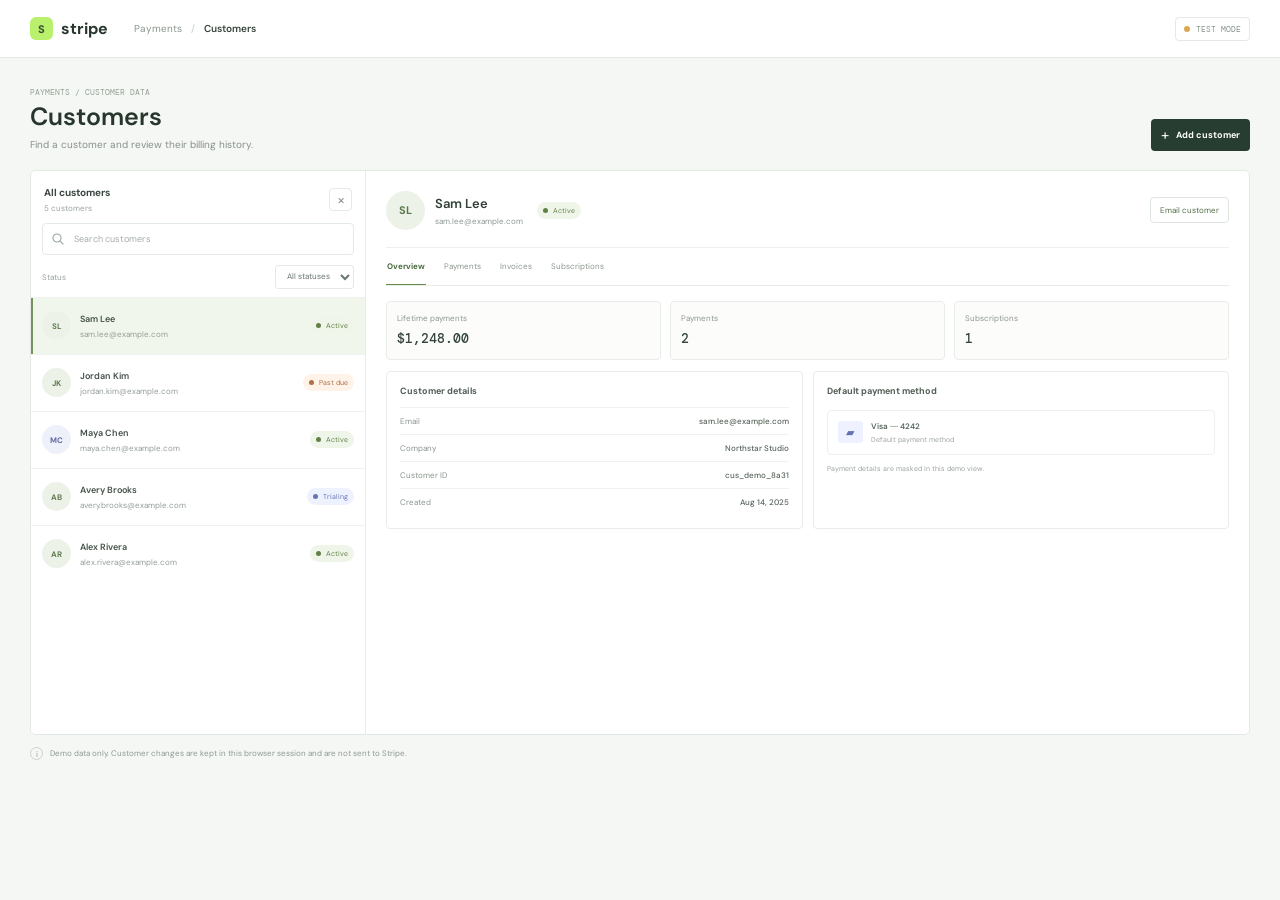
<file: index.html>
<!doctype html>
<html lang="en">
<head>
  <meta charset="utf-8">
  <meta name="viewport" content="width=device-width, initial-scale=1">
  <meta name="theme-color" content="#f6f7f5">
  <title>Customers | Stripe Simulator</title>
  <link rel="preconnect" href="https://fonts.googleapis.com">
  <link rel="preconnect" href="https://fonts.gstatic.com" crossorigin>
  <link href="https://fonts.googleapis.com/css2?family=DM+Mono:wght@400;500&family=DM+Sans:wght@400;500;600;700;800&display=swap" rel="stylesheet">
  <link rel="stylesheet" href="./styles.css">
  <link rel="stylesheet" href="./src/apps/customers.css">
  <script type="module" src="./src/apps/customers.js"></script>
</head>
<body>
  <div id="app"></div>
  <noscript>This dashboard requires JavaScript to render its components.</noscript>
</body>
</html>
</file>
<file: styles.css>
:root {
      color-scheme: light;
      --ink: #17221d;
      --muted: #718078;
      --line: #e6eae6;
      --paper: #ffffff;
      --canvas: #f6f7f5;
      --green: #b8f36b;
      --green-deep: #376d27;
      --blue: #4968ea;
      --blue-soft: #edf0ff;
      --orange: #e48b52;
      --mono: "DM Mono", ui-monospace, monospace;
      --sans: "DM Sans", "Segoe UI", sans-serif;
    }
    * { box-sizing: border-box; }
    body { margin: 0; color: var(--ink); background: var(--canvas); font-family: var(--sans); font-size: 14px; -webkit-font-smoothing: antialiased; }
    button, select { font: inherit; color: inherit; }
    button { cursor: pointer; }
    .shell { min-height: 100vh; display: grid; grid-template-columns: 232px minmax(0, 1fr); }
    .sidebar { position: sticky; top: 0; height: 100vh; display: flex; flex-direction: column; padding: 23px 14px 15px; background: #fbfcfa; border-right: 1px solid var(--line); }
    .brand { display: flex; align-items: center; gap: 9px; height: 31px; padding: 0 11px; color: #14231a; font-size: 20px; font-weight: 800; letter-spacing: -.7px; }
    .brand-mark { width: 23px; height: 23px; display: grid; place-items: center; background: var(--green); border-radius: 7px; }
    .brand-mark svg { width: 14px; height: 14px; }
    .workspace-switch { display: flex; align-items: center; gap: 9px; margin: 27px 2px 23px; padding: 9px; border: 1px solid var(--line); border-radius: 7px; background: white; text-align: left; }
    .workspace-avatar { display: grid; place-items: center; flex: 0 0 28px; width: 28px; height: 28px; border-radius: 6px; color: #fff; background: #213d31; font-size: 11px; font-weight: 700; }
    .workspace-copy { min-width: 0; flex: 1; }
    .workspace-copy strong, .workspace-copy span { display: block; overflow: hidden; white-space: nowrap; text-overflow: ellipsis; }
    .workspace-copy strong { font-size: 12px; font-weight: 600; }
    .workspace-copy span { margin-top: 2px; color: var(--muted); font-size: 11px; }
    .workspace-switch svg { width: 14px; height: 14px; color: #87928b; }
    .nav-label { padding: 0 11px; margin: 0 0 7px; color: #98a29b; font-size: 10px; font-weight: 700; letter-spacing: .08em; text-transform: uppercase; }
    .nav { display: grid; gap: 3px; }
    .nav-link { width: 100%; min-height: 36px; display: flex; align-items: center; gap: 11px; padding: 0 11px; border: 0; border-radius: 6px; background: transparent; color: #58665e; text-align: left; font-size: 12px; font-weight: 500; }
    .nav-link:hover { background: #f0f3ef; color: var(--ink); }
    .nav-link.active { background: #eaf5e1; color: #274e23; font-weight: 700; }
    .nav-link svg { width: 16px; height: 16px; flex: 0 0 16px; stroke-width: 1.7; }
    .nav-link .nav-count { margin-left: auto; font-family: var(--mono); color: #9aa39d; font-size: 10px; }
    .nav-separator { height: 1px; margin: 19px 9px 16px; background: var(--line); }
    .sidebar-bottom { margin-top: auto; }
    .help-row { display: flex; align-items: center; gap: 10px; padding: 11px; color: #66736b; font-size: 12px; }
    .help-row svg { width: 16px; height: 16px; }
    .profile { display: flex; align-items: center; gap: 9px; padding: 11px 9px 3px; border-top: 1px solid var(--line); }
    .profile-avatar { display: grid; place-items: center; width: 29px; height: 29px; border-radius: 50%; background: #f1d8c6; color: #69452f; font-size: 11px; font-weight: 700; }
    .profile-copy { flex: 1; }
    .profile-copy strong, .profile-copy span { display: block; font-size: 11px; }
    .profile-copy span { margin-top: 2px; color: var(--muted); font-size: 10px; }
    .main { min-width: 0; }
    .topbar { height: 64px; display: flex; align-items: center; justify-content: space-between; gap: 18px; padding: 0 42px; background: rgba(255,255,255,.72); border-bottom: 1px solid var(--line); }
    .breadcrumbs { display: flex; align-items: center; gap: 9px; color: #839087; font-size: 12px; }
    .breadcrumbs strong { color: #25332b; font-weight: 600; }
    .crumb-slash { color: #c1c8c2; }
    .top-actions { display: flex; align-items: center; gap: 12px; }
    .mode-switch { display: flex; align-items: center; gap: 7px; padding: 4px; border: 1px solid var(--line); background: white; border-radius: 7px; }
    .mode-option { border: 0; border-radius: 4px; padding: 5px 9px; color: #849087; background: transparent; font-size: 11px; }
    .mode-option.active { color: #274e23; background: #eaf5e1; font-weight: 700; }
    .icon-button { display: grid; place-items: center; width: 31px; height: 31px; position: relative; border: 1px solid var(--line); border-radius: 6px; background: white; color: #66736b; }
    .icon-button svg { width: 15px; height: 15px; }
    .notification-dot { position: absolute; width: 5px; height: 5px; top: 6px; right: 6px; border: 1px solid white; border-radius: 50%; background: var(--orange); }
    .page { width: min(1120px, 100%); margin: 0 auto; padding: 39px 42px 58px; }
    .page-heading { display: flex; align-items: flex-end; justify-content: space-between; gap: 20px; margin-bottom: 27px; }
    .eyebrow { display: flex; align-items: center; gap: 7px; margin-bottom: 9px; color: #819087; font-size: 11px; font-weight: 600; }
    .eyebrow-mark { width: 7px; height: 7px; border-radius: 2px; background: var(--green-deep); }
    h1 { margin: 0; font-size: 27px; line-height: 1.18; font-weight: 600; letter-spacing: -.7px; }
    .page-heading p { margin: 7px 0 0; color: var(--muted); font-size: 12px; }
    .heading-actions { display: flex; gap: 8px; }
    .button { display: inline-flex; align-items: center; justify-content: center; gap: 8px; min-height: 34px; padding: 0 12px; border: 1px solid #dce2dc; border-radius: 6px; background: white; color: #35443a; font-size: 11px; font-weight: 600; transition: background .16s, transform .16s; }
    .button:hover { background: #f8faf7; transform: translateY(-1px); }
    .button.primary { border-color: #20372a; background: #20372a; color: white; }
    .button.primary:hover { background: #2d4937; }
    .button svg { width: 14px; height: 14px; }
    .period-select { appearance: none; min-width: 127px; padding: 0 29px 0 11px; background: white url("data:image/svg+xml,%3Csvg xmlns='http://www.w3.org/2000/svg' width='12' height='12' fill='none' viewBox='0 0 12 12'%3E%3Cpath d='m3 4.5 3 3 3-3' stroke='%23718078' stroke-width='1.4' stroke-linecap='round' stroke-linejoin='round'/%3E%3C/svg%3E") no-repeat right 10px center; }
    .period-wrap { position: relative; }
    .period-wrap::before { content: ""; position: absolute; left: 10px; top: 50%; width: 13px; height: 13px; transform: translateY(-50%); background: url("data:image/svg+xml,%3Csvg xmlns='http://www.w3.org/2000/svg' width='14' height='14' fill='none' viewBox='0 0 14 14'%3E%3Crect x='1.5' y='3' width='11' height='9.5' rx='1.5' stroke='%23718078'/%3E%3Cpath d='M4.5 1.5v3M9.5 1.5v3M2 5.5h10' stroke='%23718078' stroke-linecap='round'/%3E%3C/svg%3E") center / contain no-repeat; pointer-events: none; }
    .period-wrap select { padding-left: 30px; }
    .metrics { display: grid; grid-template-columns: repeat(4, minmax(0, 1fr)); gap: 12px; margin-bottom: 14px; }
    .metric { min-height: 126px; padding: 17px 17px 15px; border: 1px solid var(--line); border-radius: 7px; background: var(--paper); }
    .metric-top { display: flex; align-items: center; justify-content: space-between; gap: 8px; color: #718078; font-size: 11px; }
    .metric-icon { display: grid; place-items: center; width: 26px; height: 26px; border-radius: 6px; color: #426b35; background: #f0f7e9; }
    .metric-icon.blue { color: var(--blue); background: var(--blue-soft); }
    .metric-icon.orange { color: #b26735; background: #fff2e8; }
    .metric-icon svg { width: 14px; height: 14px; }
    .metric-value { margin-top: 15px; font-size: 24px; line-height: 1; font-weight: 600; letter-spacing: -.6px; }
    .metric-foot { display: flex; align-items: center; gap: 5px; margin-top: 9px; color: #89948d; font-size: 10px; }
    .trend { display: inline-flex; align-items: center; gap: 2px; color: #4f8b47; font-weight: 700; }
    .trend.down { color: #c2764a; }
    .trend svg { width: 11px; height: 11px; }
    .panel { border: 1px solid var(--line); border-radius: 7px; background: white; }
    .chart-panel { margin-bottom: 14px; }
    .panel-heading { display: flex; align-items: flex-start; justify-content: space-between; gap: 16px; padding: 18px 19px 0; }
    .panel-heading h2 { margin: 0; font-size: 13px; font-weight: 600; }
    .panel-heading p { margin: 5px 0 0; color: #87928a; font-size: 10px; }
    .chart-legend { display: flex; align-items: center; gap: 13px; color: #7c8981; font-size: 10px; }
    .legend-item { display: flex; align-items: center; gap: 6px; }
    .legend-dot { width: 7px; height: 7px; border-radius: 50%; background: var(--blue); }
    .legend-dot.muted { background: #d6dbe0; }
    .chart-wrap { display: grid; grid-template-columns: 38px minmax(0, 1fr); padding: 17px 19px 12px 12px; }
    .y-labels { display: flex; flex-direction: column; justify-content: space-between; padding: 0 0 20px; color: #a0aaa3; font-family: var(--mono); font-size: 9px; text-align: right; }
    .chart-content { min-width: 0; }
    .chart-svg { display: block; width: 100%; height: 181px; overflow: visible; }
    .grid-line { stroke: #edf0ed; stroke-width: 1; stroke-dasharray: 3 4; }
    .area { fill: url(#areaFill); }
    .line { fill: none; stroke: #4968ea; stroke-width: 2.3; stroke-linecap: round; stroke-linejoin: round; vector-effect: non-scaling-stroke; }
    .chart-point { fill: white; stroke: #4968ea; stroke-width: 2; vector-effect: non-scaling-stroke; }
    .x-labels { display: flex; justify-content: space-between; padding: 4px 1px 0; color: #9aa49d; font-family: var(--mono); font-size: 9px; }
    .chart-tooltip { display: none; position: absolute; z-index: 2; padding: 7px 9px; border-radius: 5px; background: #1c2a21; color: white; font-family: var(--mono); font-size: 10px; pointer-events: none; }
    .chart-content { position: relative; }
    .chart-content:hover .chart-tooltip { display: block; }
    .utilization { display: grid; grid-template-columns: 1fr auto; align-items: center; gap: 10px; padding: 12px 19px 16px 57px; border-top: 1px solid #f0f2ef; }
    .util-copy { display: flex; align-items: center; gap: 7px; color: #718078; font-size: 10px; }
    .util-copy strong { color: #29382f; font-weight: 600; }
    .progress-track { height: 5px; grid-column: 1; overflow: hidden; border-radius: 4px; background: #edf0eb; }
    .progress-fill { width: 84.2%; height: 100%; border-radius: inherit; background: var(--green-deep); transition: width .35s ease; }
    .util-remaining { grid-column: 2; grid-row: 1 / span 2; color: #718078; font-family: var(--mono); font-size: 10px; }
    .lower-grid { display: grid; grid-template-columns: minmax(0, 1.65fr) minmax(250px, .85fr); gap: 14px; }
    .table-panel { min-width: 0; }
    .table-head { display: flex; align-items: center; justify-content: space-between; padding: 17px 18px 14px; }
    .table-head h2 { margin: 0; font-size: 13px; font-weight: 600; }
    .text-button { display: inline-flex; align-items: center; gap: 5px; padding: 4px 0; border: 0; background: transparent; color: #4968c8; font-size: 10px; font-weight: 600; }
    .text-button svg { width: 12px; height: 12px; }
    .usage-table { width: 100%; border-collapse: collapse; text-align: left; }
    .usage-table th { padding: 9px 14px; border-top: 1px solid #eff1ef; border-bottom: 1px solid #eff1ef; background: #fbfcfb; color: #929c95; font-size: 9px; font-weight: 600; }
    .usage-table th:first-child, .usage-table td:first-child { padding-left: 18px; }
    .usage-table th:last-child, .usage-table td:last-child { padding-right: 18px; text-align: right; }
    .usage-table td { height: 47px; border-bottom: 1px solid #f0f2ef; color: #536159; font-size: 10px; }
    .usage-table tr:last-child td { border-bottom: 0; }
    .product-name { display: flex; align-items: center; gap: 8px; color: #2c3a31; font-weight: 600; white-space: nowrap; }
    .product-icon { display: grid; place-items: center; width: 24px; height: 24px; border-radius: 5px; color: #4968c8; background: #edf0ff; }
    .product-icon.green { color: #518138; background: #eff7e8; }
    .product-icon.orange { color: #b36e3d; background: #fff2e8; }
    .product-icon svg { width: 13px; height: 13px; }
    .table-qty { font-family: var(--mono); color: #35443a; }
    .table-cost { font-family: var(--mono); color: #647169; }
    .status-pill { display: inline-flex; align-items: center; gap: 5px; padding: 4px 7px; border-radius: 20px; background: #eff7e8; color: #4b763b; font-size: 9px; white-space: nowrap; }
    .status-pill::before { content: ""; width: 5px; height: 5px; border-radius: 50%; background: #6ba34a; }
    .status-pill.near { background: #fff4e7; color: #a7692e; }
    .status-pill.near::before { background: #dd9844; }
    .summary-panel { padding: 18px; }
    .summary-title { display: flex; align-items: center; justify-content: space-between; }
    .summary-title h2 { margin: 0; font-size: 13px; font-weight: 600; }
    .summary-title button { display: grid; place-items: center; width: 25px; height: 25px; border: 1px solid var(--line); border-radius: 5px; background: white; color: #758179; }
    .summary-title button svg { width: 13px; height: 13px; }
    .summary-amount { margin-top: 18px; font-size: 26px; font-weight: 600; letter-spacing: -.7px; }
    .summary-caption { margin-top: 4px; color: #87928a; font-size: 10px; }
    .summary-divider { height: 1px; margin: 17px 0; background: #edf0ed; }
    .summary-row { display: flex; align-items: center; justify-content: space-between; gap: 10px; margin-top: 12px; color: #79857d; font-size: 10px; }
    .summary-row strong { color: #344239; font-family: var(--mono); font-size: 10px; font-weight: 500; }
    .summary-foot { display: flex; align-items: center; gap: 7px; margin-top: 18px; padding: 9px; border-radius: 5px; background: #f5f8f1; color: #648054; font-size: 9px; line-height: 1.5; }
    .summary-foot svg { flex: 0 0 14px; width: 14px; height: 14px; }
    .toast { position: fixed; right: 24px; bottom: 24px; z-index: 5; padding: 11px 15px; border: 1px solid #d8e2d5; border-radius: 7px; background: #fff; box-shadow: 0 8px 28px #18271d1a; color: #344239; font-size: 11px; opacity: 0; transform: translateY(8px); pointer-events: none; transition: .2s ease; }
    .toast.show { opacity: 1; transform: translateY(0); }
    @media (max-width: 980px) {
      .shell { grid-template-columns: 68px minmax(0,1fr); }
      .sidebar { padding: 20px 9px 12px; align-items: center; }
      .brand { padding: 0; }
      .brand > span:last-child, .workspace-copy, .workspace-switch > svg, .nav-label, .nav-link span, .nav-separator, .help-row span, .profile-copy { display: none; }
      .workspace-switch { width: 42px; justify-content: center; margin: 23px 0 20px; padding: 6px; }
      .nav { width: 100%; }
      .nav-link { justify-content: center; padding: 0; }
      .help-row { justify-content: center; padding: 10px; }
      .profile { justify-content: center; width: 100%; padding: 12px 0 0; }
      .topbar { padding: 0 25px; }
      .page { padding: 33px 25px 45px; }
    }
    @media (max-width: 720px) {
      .shell { display: block; padding-bottom: 57px; }
      .sidebar { position: fixed; z-index: 4; inset: auto 0 0; width: 100%; height: 57px; flex-direction: row; justify-content: center; padding: 5px 12px; border-top: 1px solid var(--line); border-right: 0; background: #fbfcfa; }
      .brand, .workspace-switch, .sidebar-bottom { display: none; }
      .nav { display: flex; justify-content: space-around; max-width: 460px; }
      .nav-link { width: 45px; height: 43px; }
      .nav-link:nth-child(n+5) { display: none; }
      .main { padding-bottom: 0; }
      .topbar { height: 54px; padding: 0 17px; }
      .breadcrumbs { font-size: 11px; }
      .top-actions { gap: 7px; }
      .mode-switch { gap: 2px; }
      .mode-option { padding: 5px 7px; font-size: 10px; }
      .page { padding: 27px 16px 36px; }
      .page-heading { align-items: flex-start; flex-direction: column; gap: 15px; margin-bottom: 20px; }
      h1 { font-size: 24px; }
      .heading-actions { width: 100%; }
      .heading-actions > * { flex: 1; }
      .metrics { grid-template-columns: repeat(2, minmax(0,1fr)); gap: 9px; }
      .metric { min-height: 112px; padding: 13px; }
      .metric-value { margin-top: 13px; font-size: 21px; }
      .metric-foot { font-size: 9px; }
      .panel-heading { padding: 15px 14px 0; }
      .chart-legend { gap: 8px; font-size: 9px; }
      .chart-wrap { grid-template-columns: 32px minmax(0,1fr); padding: 15px 12px 11px 7px; }
      .chart-svg { height: 155px; }
      .utilization { padding: 11px 13px 14px 48px; }
      .util-copy { font-size: 9px; }
      .lower-grid { grid-template-columns: 1fr; }
      .usage-table th:nth-child(2), .usage-table td:nth-child(2) { display: none; }
      .usage-table th { padding: 8px 10px; }
      .usage-table td { height: 44px; }
      .usage-table th:first-child, .usage-table td:first-child { padding-left: 12px; }
      .usage-table th:last-child, .usage-table td:last-child { padding-right: 12px; }
    }
    @media (max-width: 390px) {
      .mode-option { padding-inline: 5px; }
      .top-actions { gap: 5px; }
      .icon-button { width: 29px; height: 29px; }
      .chart-legend { gap: 6px; }
      .legend-item { gap: 4px; }
      .metric-top { font-size: 10px; }
    }
    @media (prefers-reduced-motion: reduce) { *, *::before, *::after { scroll-behavior: auto !important; transition-duration: .01ms !important; } }
</file>
<file: src/apps/customers.css>
body { background: #f5f7f5; color: #24312b; }
.customers-app { min-height: 100vh; }
.customers-header { height: 58px; display: flex; align-items: center; gap: 26px; padding: 0 max(22px, calc((100vw - 1220px) / 2)); border-bottom: 1px solid #e4e9e4; background: #fff; }
.customers-brand { display: flex; align-items: center; gap: 8px; color: #28362d; text-decoration: none; font-size: 16px; }
.customers-mark { width: 23px; height: 23px; display: grid; place-items: center; border-radius: 6px; background: #b9f16c; color: #385131; font-size: 11px; font-weight: 800; }
.customers-header nav { display: flex; gap: 9px; color: #8a968d; font-size: 10px; }
.customers-header nav b { color: #c4cbc4; font-weight: 400; }
.customers-header nav strong { color: #35443a; font-weight: 600; }
.customer-mode { display: flex; align-items: center; gap: 6px; margin-left: auto; padding: 6px 8px; border: 1px solid #e4e9e4; border-radius: 4px; color: #87938a; font-family: var(--mono); font-size: 8px; }
.customer-mode i { width: 6px; height: 6px; border-radius: 50%; background: #dda653; }
.customers-content { width: min(1220px, calc(100% - 44px)); margin: 0 auto; padding: 29px 0 44px; }
.customers-titlebar { display: flex; align-items: flex-end; justify-content: space-between; gap: 15px; margin-bottom: 19px; }
.customer-eyebrow { margin: 0 0 5px; color: #95a095; font-family: var(--mono); font-size: 8px; }
.customers-titlebar h1 { margin: 0; color: #27362c; font-size: 25px; font-weight: 600; letter-spacing: 0; }
.customers-titlebar > div > p:last-child { margin: 6px 0 0; color: #859187; font-size: 10px; }
.new-customer-button { min-height: 32px; display: flex; align-items: center; gap: 7px; padding: 0 10px; border: 0; border-radius: 4px; background: #273d31; color: #fff; font-size: 9px; font-weight: 700; }
.new-customer-button span { font-size: 15px; font-weight: 400; }
.new-customer-button:hover { background: #365343; }
.customers-workspace { min-height: 565px; display: grid; grid-template-columns: 335px minmax(0,1fr); border: 1px solid #e2e8e2; border-radius: 6px; background: #fff; overflow: hidden; }
.customer-list-panel { min-width: 0; border-right: 1px solid #e8ece8; background: #fff; }
.directory-heading { display: flex; align-items: center; justify-content: space-between; padding: 15px 13px 10px; }
.directory-heading > div { display: grid; gap: 4px; }
.directory-heading h2 { margin: 0; color: #39473e; font-size: 10px; font-weight: 700; }
.directory-heading span { color: #9aa49d; font-size: 8px; }
.directory-heading button { width: 23px; height: 23px; border: 1px solid #e5eae5; border-radius: 4px; background: #fff; color: #87938a; font-size: 15px; }
.customer-search { height: 32px; display: flex; align-items: center; gap: 7px; margin: 0 11px 10px; padding: 0 8px; border: 1px solid #e3e9e3; border-radius: 4px; color: #9aa49d; }
.customer-search svg { width: 14px; height: 14px; flex: 0 0 14px; }
.customer-search input { width: 100%; min-width: 0; border: 0; outline: 0; color: #435148; font: 9px var(--sans); }
.customer-search input::placeholder { color: #a4ada6; }
.customer-filter { display: flex; justify-content: space-between; align-items: center; margin: 0 11px 8px; color: #99a39c; font-size: 8px; }
.customer-filter select { height: 24px; padding: 0 7px; border: 1px solid #e4e9e4; border-radius: 3px; background: #fff; color: #69766d; font-size: 8px; }
.customer-list { display: grid; }
.customer-list-item { width: 100%; min-height: 57px; display: flex; align-items: center; gap: 9px; padding: 8px 11px; border: 0; border-top: 1px solid #f0f2f0; background: #fff; text-align: left; cursor: pointer; }
.customer-list-item:hover { background: #fafbf9; }
.customer-list-item.current-customer { background: #f1f6ed; box-shadow: inset 2px 0 #73965c; }
.customer-avatar { width: 29px; height: 29px; display: grid; place-items: center; flex: 0 0 29px; border-radius: 50%; background: #edf2e9; color: #607b50; font-size: 8px; font-weight: 700; }
.customer-list-item:nth-child(3n) .customer-avatar { background: #eef0fa; color: #626da2; }
.customer-row-copy { min-width: 0; flex: 1; display: grid; gap: 4px; }
.customer-row-copy strong { overflow: hidden; color: #435148; font-size: 9px; font-weight: 600; text-overflow: ellipsis; white-space: nowrap; }
.customer-row-copy small { overflow: hidden; color: #929d95; font-size: 8px; text-overflow: ellipsis; white-space: nowrap; }
.customer-status { display: inline-flex; align-items: center; gap: 5px; width: max-content; padding: 4px 6px; border-radius: 20px; font-size: 7px; white-space: nowrap; }
.customer-status::before { content: ""; width: 5px; height: 5px; border-radius: 50%; background: currentColor; }
.status-active { background: #eff6e9; color: #618147; }
.status-trialing { background: #eef2ff; color: #6576b4; }
.status-past_due { background: #fff2e8; color: #ae7048; }
.list-empty { padding: 18px 12px; color: #99a39c; font-size: 8px; text-align: center; }
.list-empty[hidden] { display: none; }
.customer-detail-panel { min-width: 0; padding: 20px; background: #fff; }
.detail-placeholder { min-height: 400px; display: flex; flex-direction: column; justify-content: center; align-items: center; text-align: center; }
.placeholder-avatar { width: 39px; height: 39px; display: grid; place-items: center; border: 1px dashed #cad5c9; border-radius: 50%; color: #8aa17b; font-size: 16px; }
.detail-placeholder h2 { margin: 12px 0 4px; color: #56645a; font-size: 11px; }
.detail-placeholder p { max-width: 220px; margin: 0; color: #9aa39d; font-size: 8px; line-height: 1.5; }
.customer-profile-header { display: flex; align-items: center; gap: 10px; padding-bottom: 17px; border-bottom: 1px solid #edf0ed; }
.profile-avatar-large { width: 39px; height: 39px; display: grid; place-items: center; flex: 0 0 39px; border-radius: 50%; background: #edf2e9; color: #5c794a; font-size: 11px; font-weight: 700; }
.profile-identity { min-width: 0; display: grid; gap: 4px; }
.profile-identity h2 { margin: 0; color: #314037; font-size: 13px; font-weight: 600; letter-spacing: 0; }
.profile-identity span { overflow: hidden; color: #8d9891; font-size: 8px; text-overflow: ellipsis; }
.customer-profile-header > .customer-status { margin-left: 4px; }
.email-customer-button { margin-left: auto; padding: 7px 9px; border: 1px solid #dfe6df; border-radius: 4px; color: #536d48; font-size: 8px; text-decoration: none; white-space: nowrap; }
.email-customer-button:hover { background: #f6f9f3; }
.customer-tabs { display: flex; gap: 17px; overflow-x: auto; border-bottom: 1px solid #e9ede9; }
.customer-tab { position: relative; min-height: 37px; padding: 0 1px; border: 0; background: transparent; color: #8a968d; font-size: 8px; white-space: nowrap; }
.customer-tab.active-tab { color: #496b3c; font-weight: 700; }
.customer-tab.active-tab::after { content: ""; position: absolute; right: 0; bottom: -1px; left: 0; height: 2px; background: #688b51; }
.customer-tab-content { padding-top: 15px; }
.customer-stats { display: grid; grid-template-columns: repeat(3,1fr); gap: 9px; }
.customer-stat { min-height: 59px; display: grid; align-content: center; gap: 7px; padding: 10px; border: 1px solid #e9ede9; border-radius: 4px; background: #fcfdfb; }
.customer-stat span { color: #8b968e; font-size: 8px; }
.customer-stat strong { color: #34443a; font-family: var(--mono); font-size: 13px; font-weight: 500; }
.overview-columns { display: grid; grid-template-columns: 1fr 1fr; gap: 10px; margin-top: 11px; }
.profile-info-card { padding: 13px; border: 1px solid #e9ede9; border-radius: 4px; }
.profile-info-card h3, .records-title { margin: 0 0 10px; color: #526056; font-size: 9px; font-weight: 700; }
.profile-info-row { display: flex; justify-content: space-between; gap: 10px; padding: 8px 0; border-top: 1px solid #f0f2f0; color: #89958c; font-size: 8px; }
.profile-info-row strong { overflow-wrap: anywhere; color: #56645a; font-size: 8px; font-weight: 500; text-align: right; }
.default-payment { display: flex; align-items: center; gap: 8px; margin-top: 13px; padding: 10px; border: 1px solid #edf0ed; border-radius: 4px; }
.payment-card-icon { width: 25px; height: 22px; display: grid; place-items: center; border-radius: 3px; background: #eef1ff; color: #6373b2; font-size: 11px; }
.default-method-copy { display: grid; gap: 4px; }
.default-method-copy strong { color: #57665b; font-size: 8px; font-weight: 600; }
.default-method-copy small { color: #9aa49c; font-size: 7px; }
.payment-demo-note { margin: 9px 0 0; color: #99a39d; font-size: 7px; }
.records-title { margin-bottom: 8px; }
.customer-record-list { border-top: 1px solid #e9ede9; }
.customer-record-row { min-height: 52px; display: grid; grid-template-columns: 27px minmax(0,1fr) 80px 70px; gap: 9px; align-items: center; border-bottom: 1px solid #edf0ed; }
.record-icon { width: 24px; height: 24px; display: grid; place-items: center; border-radius: 4px; background: #f0f4ed; color: #678452; font-size: 11px; }
.record-detail { min-width: 0; display: grid; gap: 4px; }
.record-detail strong { overflow: hidden; color: #536157; font-size: 8px; font-weight: 600; text-overflow: ellipsis; white-space: nowrap; }
.record-detail small { color: #99a39c; font-size: 7px; }
.record-amount { color: #46564b; font-family: var(--mono); font-size: 8px; font-weight: 500; text-align: right; }
.record-status { justify-self: end; padding: 4px 6px; border-radius: 20px; background: #eff6e9; color: #67844f; font-size: 7px; }
.record-failed, .record-past-due { background: #fff2e8; color: #ae7048; }
.record-trialing { background: #eef2ff; color: #6476b2; }
.no-records { padding: 16px 2px; color: #97a198; font-size: 8px; }
.customers-note { display: flex; align-items: flex-start; gap: 7px; margin: 12px 0 0; color: #8e9a91; font-size: 8px; line-height: 1.5; }
.customers-note span { width: 13px; height: 13px; display: grid; place-items: center; flex: 0 0 13px; border: 1px solid #cbd4ca; border-radius: 50%; }
.customer-dialog { width: min(420px, calc(100% - 28px)); padding: 0; border: 1px solid #e1e8e0; border-radius: 7px; background: #fff; color: #334139; box-shadow: 0 20px 70px #1b2a2033; }
.customer-dialog::backdrop { background: #17221d66; backdrop-filter: blur(2px); }
.customer-dialog form { padding: 20px; }
.dialog-heading { display: flex; justify-content: space-between; align-items: flex-start; }
.dialog-heading h2 { margin: 0; color: #304036; font-size: 16px; font-weight: 600; }
.dialog-close { width: 26px; height: 26px; border: 1px solid #e5eae5; border-radius: 4px; background: #fff; color: #738076; font-size: 16px; }
.dialog-description { margin: 7px 0 16px; color: #8b968d; font-size: 9px; }
.customer-dialog form > label { display: grid; gap: 6px; margin-top: 11px; color: #5d6a61; font-size: 9px; font-weight: 600; }
.customer-dialog input { height: 35px; padding: 0 9px; border: 1px solid #dfe6df; border-radius: 4px; outline: 0; font: 9px var(--sans); }
.customer-dialog input:focus { border-color: #769260; box-shadow: 0 0 0 3px #b4ca9c38; }
.optional-label { color: #9aa49d; font-weight: 400; }
.dialog-actions { display: flex; justify-content: flex-end; gap: 7px; margin-top: 19px; }
.dialog-actions button { min-height: 32px; padding: 0 10px; border: 1px solid #e0e6e0; border-radius: 4px; background: #fff; color: #6a776e; font-size: 9px; }
.dialog-actions .dialog-submit { border-color: #2e4938; background: #2e4938; color: white; font-weight: 700; }
@media (max-width: 850px) { .customers-workspace { grid-template-columns: 290px minmax(0,1fr); } .customer-profile-header { flex-wrap: wrap; } .email-customer-button { margin-left: auto; } .overview-columns { grid-template-columns: 1fr; } }
@media (max-width: 680px) { .customers-header { gap: 12px; padding: 0 13px; } .customers-header nav { gap: 6px; font-size: 9px; } .customers-content { width: calc(100% - 20px); padding-top: 22px; } .customers-titlebar { align-items: flex-start; } .customers-workspace { min-height: auto; grid-template-columns: 1fr; } .customer-list-panel { border-right: 0; border-bottom: 1px solid #e8ece8; } .customer-list { max-height: 250px; overflow: auto; } .customer-detail-panel { padding: 14px; min-height: 340px; } .customer-profile-header { gap: 7px; } .profile-avatar-large { width: 32px; height: 32px; flex-basis: 32px; } .profile-identity h2 { font-size: 11px; } .customer-profile-header > .customer-status { margin-left: 0; } .email-customer-button { margin-left: auto; } .overview-columns { grid-template-columns: 1fr; } }
@media (max-width: 420px) { .customer-stats { grid-template-columns: 1fr; } .customer-stat { min-height: 48px; } .customer-record-row { grid-template-columns: 25px minmax(0,1fr) 65px; } .record-status { grid-column: 2 / -1; justify-self: start; margin-bottom: 7px; } .profile-identity { max-width: calc(100% - 150px); } }
</file>
